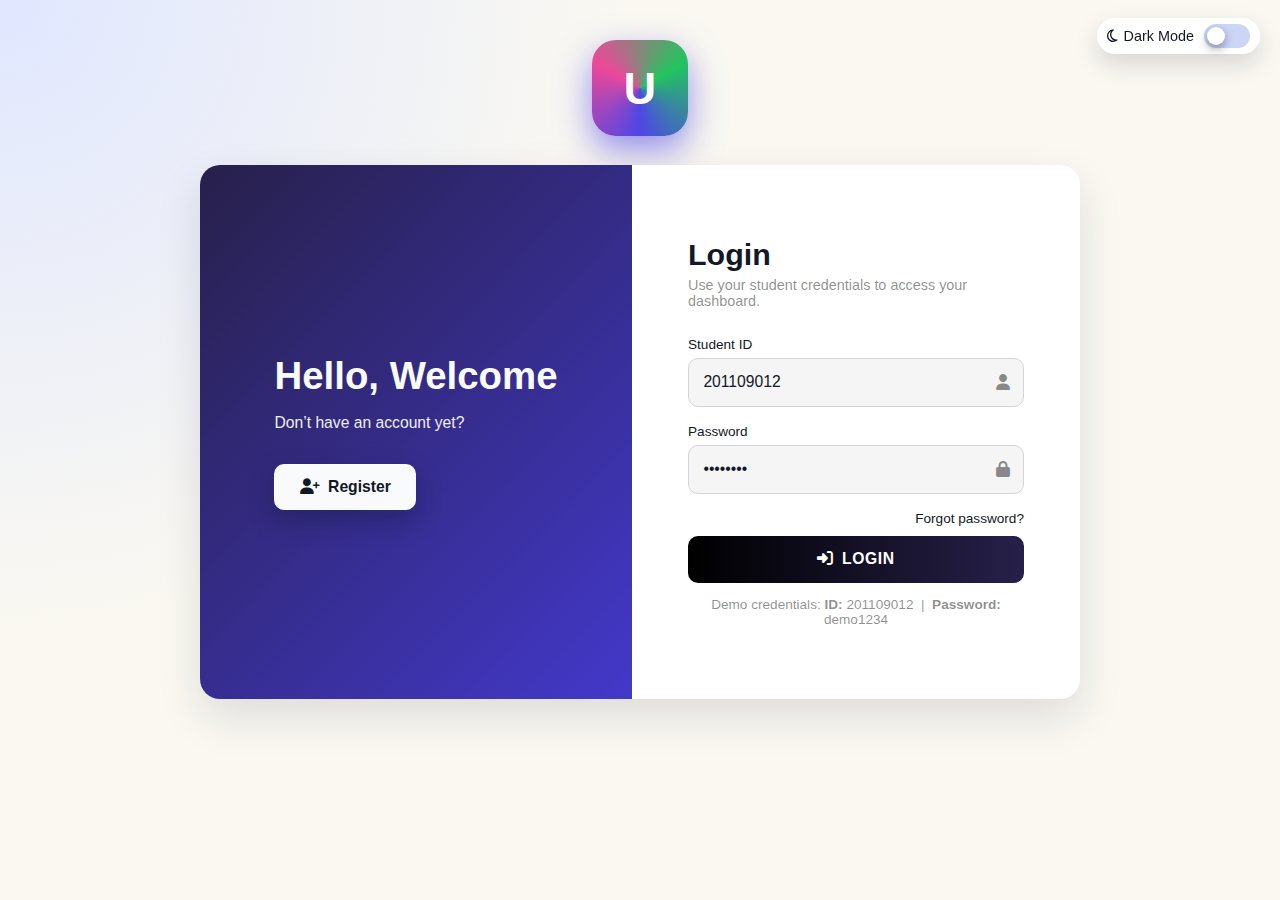
<file: index.html>
<!DOCTYPE html>
<html lang="en">
<head>
    <meta charset="UTF-8">
    <meta name="viewport" content="width=device-width, initial-scale=1.0">
    <link rel="stylesheet" href="styles.css">
    <link rel="preconnect" href="https://fonts.googleapis.com">
    <link rel="preconnect" href="https://fonts.gstatic.com" crossorigin>
    <link rel="stylesheet" href="https://cdnjs.cloudflare.com/ajax/libs/font-awesome/6.5.1/css/all.min.css" />
    <title>University E-ticketing System</title>
</head>
<body>
    <div class="toggle">
        <span class="toggle-label">
            <i class="fa-regular fa-moon"></i>
                Dark Mode
        </span>

        <label class="toggle-switch">
            <input type="checkbox" id="darkToggle" />
                <span class="toggle-slider"></span>
        </label>
    </div>

  <!-- LOGO -->
    <div class="nav-logo">
        U
    </div>

  <!-- AUTH WRAPPER -->
    <main class="auth">
        <section class="left">
            <div>
                <h1>
                    Hello, Welcome
                </h1>

                <p>
                    Don’t have an account yet?
                </p>

                <button type="button" class="btn btn-light" id="registerBtn">
                    <i class="fa-solid fa-user-plus"></i>
                        Register
                </button>
            </div>
        </section>

        <section class="right">
            <header class="right-header">
                <h2>
                    Login
                </h2>
                    
                <p class="right-subtitle">
                    Use your student credentials to access your dashboard.
                </p>
            </header>

            <form id="loginForm" novalidate>
                <div class="input-group">
                    <label for="studentId">
                        Student ID
                    </label>
                    <div class="input-wrapper">
                        <input type="text" id="studentId" placeholder="Enter your student ID" value="201109012" required />
                        <i class="fa-solid fa-user"></i>
                    </div>
                </div>

                <div class="input-group">
                    <label for="password">
                        Password
                    </label>
                    <div class="input-wrapper">
                        <input type="password" id="password" placeholder="Enter your password" value="demo1234" required />
                        <i class="fa-solid fa-lock"></i>
                    </div>
                </div>

                <p class="forgot">
                    <a href="#">
                        Forgot password?
                    </a>
                </p>

                <button type="submit" class="btn btn-primary">
                    <i class="fa-solid fa-right-to-bracket"></i>
                    Login
                </button>

                <p class="demo-note">
                    Demo credentials: 
                    <strong>
                        ID:
                    </strong> 
                    201109012 &nbsp;|&nbsp; 
                    <strong>
                        Password:
                    </strong> 
                    demo1234
                </p>
            </form>
        </section>
    </main>

    <script>
        const loginForm = document.getElementById("loginForm");
        const studentIdInput = document.getElementById("studentId");
        const passwordInput = document.getElementById("password");

        loginForm.addEventListener("submit", (e) => {
        e.preventDefault();

        const studentId = studentIdInput.value.trim();
        const password = passwordInput.value.trim();

        if (studentId === "201109012" && password === "demo1234") {
            alert("Login successful!");
            window.location.href = "dashboard.html";
        } 
        else 
        {
        alert("Invalid credentials. Use demo: 201109012 / demo1234");
      }
      });

        const toggle = document.getElementById("darkToggle");
        const body = document.body;

        function applyTheme(theme) {
            if (theme === "dark") {
                body.classList.add("dark");
                toggle.checked = true;
            } 
            else 
            {
                body.classList.remove("dark");
                toggle.checked = false;
            }
        }

        const savedTheme = localStorage.getItem("unitickets-theme");
        applyTheme(savedTheme || "light");

        toggle.addEventListener("change", () => {
        const newTheme = toggle.checked ? "dark" : "light";
        applyTheme(newTheme);
        localStorage.setItem("unitickets-theme", newTheme);
        });
    </script>
</body>
</html>
</file>
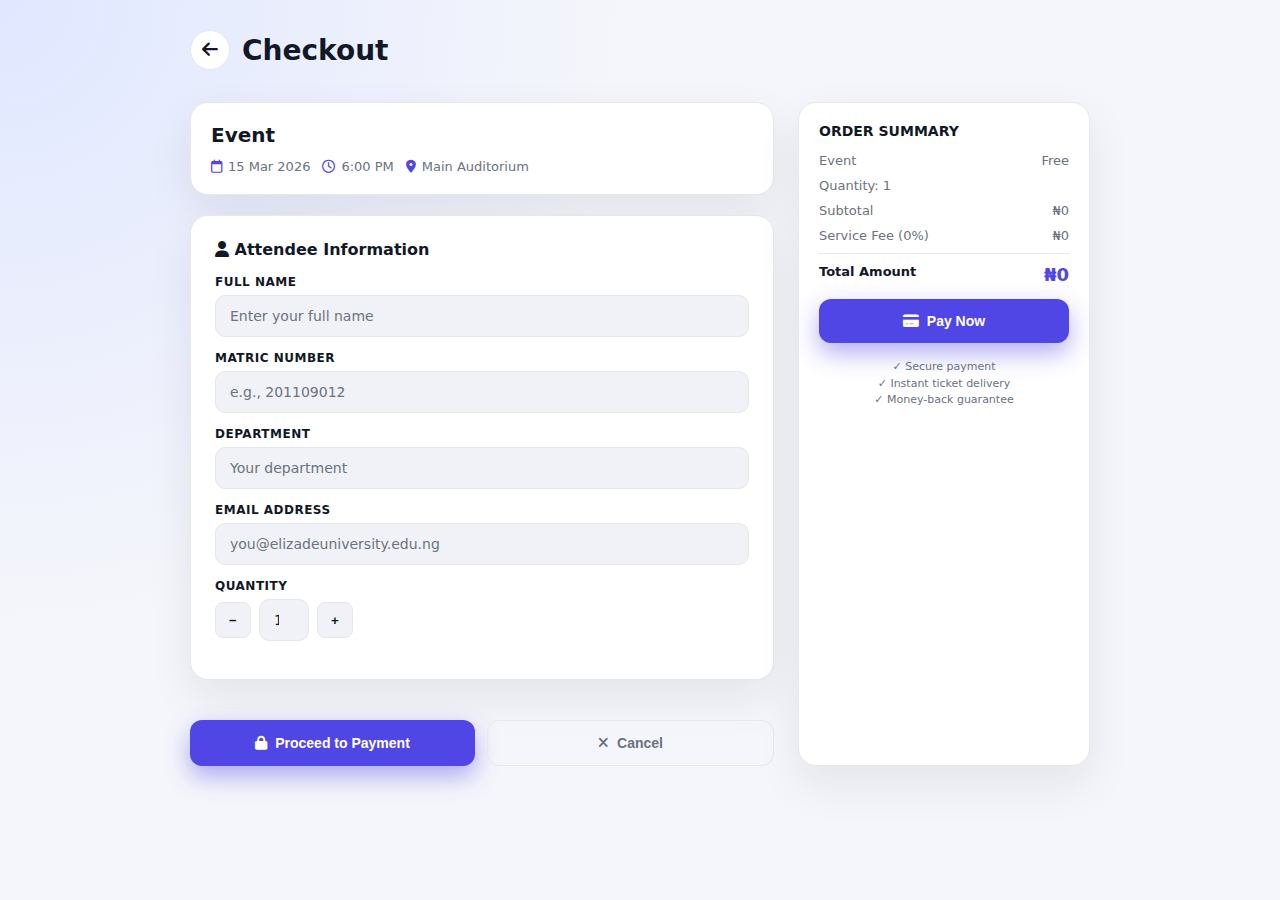
<file: buyTicket.html>
<!DOCTYPE html>
<html lang="en">
<head>
    <meta charset="utf-8" />
    <meta name="viewport" content="width=device-width,initial-scale=1" />
    <title>Buy Ticket — UniTickets</title>
    <link rel="stylesheet" href="appStyles.css">
    <link rel="preconnect" href="https://fonts.googleapis.com">
    <link rel="preconnect" href="https://fonts.gstatic.com" crossorigin>
    <link rel="stylesheet" href="https://cdnjs.cloudflare.com/ajax/libs/font-awesome/6.5.1/css/all.min.css" />
    <style>
        body {
            background: radial-gradient(circle at top left, #e0e7ff 0, var(--bg) 40%, var(--bg) 100%);
            padding: 30px 16px;
        }

        body.dark {
            background: radial-gradient(circle at top left, #111827 0, #020617 40%, #020617 100%);
        }

        .buy-page {
            max-width: 900px;
            margin: 0 auto;
        }

        .buy-header {
            margin-bottom: 32px;
            display: flex;
            align-items: center;
            gap: 12px;
        }

        .buy-back-btn {
            width: 40px;
            height: 40px;
            border-radius: 999px;
            border: 1px solid var(--border-subtle);
            background: var(--bg-elevated);
            color: var(--text-main);
            cursor: pointer;
            display: flex;
            align-items: center;
            justify-content: center;
            transition: transform var(--transition-fast), box-shadow var(--transition-fast);
            font-size: 18px;
        }

        .buy-back-btn:hover {
            transform: translateY(-2px);
            box-shadow: 0 8px 20px rgba(15, 23, 42, 0.15);
        }

        .buy-header h1 {
            font-size: 28px;
            font-weight: 700;
            color: var(--text-main);
        }

        .buy-layout {
            display: grid;
            grid-template-columns: 2fr 1fr;
            gap: 24px;
        }

        @media (max-width: 768px) {
            .buy-layout {
                grid-template-columns: 1fr;
            }
        }

        .buy-main {
            display: flex;
            flex-direction: column;
            gap: 20px;
        }

        .event-summary {
            background: var(--bg-elevated);
            border-radius: 18px;
            padding: 20px;
            border: 1px solid var(--border-subtle);
            box-shadow: var(--shadow-soft);
        }

        .event-summary h3 {
            font-size: 20px;
            font-weight: 700;
            margin-bottom: 8px;
            color: var(--text-main);
        }

        .event-summary-meta {
            display: flex;
            flex-wrap: wrap;
            gap: 12px;
            margin-top: 12px;
            font-size: 13px;
            color: var(--text-muted);
        }

        .event-summary-meta span {
            display: flex;
            align-items: center;
            gap: 6px;
        }

        .event-summary-meta i {
            color: var(--accent);
            font-size: 13px;
        }

        .form-card {
            background: var(--bg-elevated);
            border-radius: 18px;
            padding: 24px;
            border: 1px solid var(--border-subtle);
            box-shadow: var(--shadow-soft);
        }

        .form-card h3 {
            font-size: 16px;
            font-weight: 600;
            margin-bottom: 16px;
            color: var(--text-main);
        }

        .form-group {
            display: flex;
            flex-direction: column;
            margin-bottom: 14px;
        }

        .form-group label {
            font-size: 12px;
            font-weight: 600;
            margin-bottom: 6px;
            color: var(--text-main);
            text-transform: uppercase;
            letter-spacing: 0.5px;
        }

        .form-group input,
        .form-group select {
            padding: 12px 14px;
            border-radius: 10px;
            border: 1px solid var(--border-subtle);
            background: var(--bg-soft);
            color: var(--text-main);
            font-size: 14px;
            font-family: inherit;
            transition: border var(--transition-fast), box-shadow var(--transition-fast);
        }

        .form-group input::placeholder {
            color: var(--text-muted);
        }

        .form-group input:focus,
        .form-group select:focus {
            outline: none;
            border-color: var(--accent);
            box-shadow: 0 0 0 3px var(--accent-soft);
        }

        .qty-selector {
            display: flex;
            align-items: center;
            gap: 8px;
        }

        .qty-btn {
            width: 36px;
            height: 36px;
            border-radius: 8px;
            border: 1px solid var(--border-subtle);
            background: var(--bg-soft);
            color: var(--text-main);
            cursor: pointer;
            font-weight: 600;
            transition: background var(--transition-fast);
        }

        .qty-btn:hover {
            background: var(--accent-soft);
            color: var(--accent);
            border-color: var(--accent);
        }

        .qty-input {
            width: 50px;
            text-align: center;
        }

        .order-summary {
            background: var(--bg-elevated);
            border-radius: 18px;
            padding: 20px;
            border: 1px solid var(--border-subtle);
            box-shadow: var(--shadow-soft);
            position: sticky;
            top: 20px;
        }

        .order-summary h3 {
            font-size: 14px;
            font-weight: 600;
            margin-bottom: 14px;
            color: var(--text-main);
            text-transform: uppercase;
        }

        .order-line {
            display: flex;
            justify-content: space-between;
            margin-bottom: 10px;
            font-size: 13px;
            color: var(--text-muted);
        }

        .order-line.total {
            border-top: 1px solid var(--border-subtle);
            padding-top: 10px;
            margin-top: 10px;
            font-weight: 700;
            color: var(--text-main);
        }

        .order-total-amount {
            color: var(--accent);
            font-size: 18px;
            font-weight: 700;
        }

        .action-buttons {
            display: flex;
            gap: 12px;
            margin-top: 20px;
        }

        .btn {
            flex: 1;
            padding: 14px;
            border-radius: 12px;
            border: none;
            font-size: 14px;
            font-weight: 600;
            cursor: pointer;
            display: flex;
            align-items: center;
            justify-content: center;
            gap: 8px;
            transition: transform var(--transition-fast), box-shadow var(--transition-fast);
        }

        .btn-primary {
            background: var(--accent);
            color: #fff;
            box-shadow: 0 10px 25px rgba(79, 70, 229, 0.45);
        }

        .btn-primary:hover {
            transform: translateY(-2px);
            box-shadow: 0 14px 35px rgba(79, 70, 229, 0.6);
        }

        .btn-ghost {
            background: transparent;
            border: 1px solid var(--border-subtle);
            color: var(--text-muted);
        }

        .btn-ghost:hover {
            color: var(--accent);
            border-color: var(--accent);
            transform: translateY(-2px);
        }

        .disclaimer {
            font-size: 11px;
            color: var(--text-muted);
            text-align: center;
            margin-top: 16px;
            line-height: 1.5;
        }

        @media (max-width: 600px) {
            .buy-header h1 {
                font-size: 22px;
            }

            .form-card,
            .event-summary {
                padding: 16px;
            }

            .order-summary {
                position: static;
            }

            .action-buttons {
                flex-direction: column-reverse;
            }
        }
    </style>
</head>
<body>
    <div class="buy-page">
        <div class="buy-header">
            <button class="buy-back-btn" onclick="window.location.href='dashboard.html';" title="Back to dashboard">
                <i class="fa-solid fa-arrow-left"></i>
            </button>
            <h1>Checkout</h1>
        </div>

        <div class="buy-layout">
            <!-- Main checkout form -->
            <div class="buy-main">
                <!-- Event Summary -->
                <div class="event-summary">
                    <h3 id="eventTitle">Event Title</h3>
                    <div class="event-summary-meta">
                        <span><i class="fa-regular fa-calendar"></i> <span id="eventDate">Date</span></span>
                        <span><i class="fa-regular fa-clock"></i> <span id="eventTime">Time</span></span>
                        <span><i class="fa-solid fa-location-dot"></i> <span id="eventLocation">Venue</span></span>
                    </div>
                </div>

                <!-- Attendee Information Form -->
                <div class="form-card">
                    <h3><i class="fa-solid fa-user"></i> Attendee Information</h3>
                    <form id="checkoutForm">
                        <div class="form-group">
                            <label for="buyerName">Full Name</label>
                            <input type="text" id="buyerName" name="name" placeholder="Enter your full name" required />
                        </div>

                        <div class="form-group">
                            <label for="buyerMatricNumber">Matric Number</label>
                            <input type="text" id="buyerMatricNumber" name="matricNumber" placeholder="e.g., 201109012" required />
                        </div>

                        <div class="form-group">
                            <label for="buyerDepartment">Department</label>
                            <input type="text" id="buyerDepartment" name="department" placeholder="Your department" required />
                        </div>

                        <div class="form-group">
                            <label for="buyerEmail">Email Address</label>
                            <input type="email" id="buyerEmail" name="email" placeholder="you@elizadeuniversity.edu.ng" required />
                        </div>

                        <div class="form-group">
                            <label>Quantity</label>
                            <div class="qty-selector">
                                <button type="button" class="qty-btn" onclick="decrementQty();">−</button>
                                <input type="number" id="qty" class="qty-input" min="1" value="1" readonly />
                                <button type="button" class="qty-btn" onclick="incrementQty();">+</button>
                            </div>
                        </div>
                    </form>
                </div>

                <div class="action-buttons">
                    <button id="proceedBtn" class="btn btn-primary">
                        <i class="fa-solid fa-lock"></i>
                        Proceed to Payment
                    </button>
                    <button id="cancelBtn" class="btn btn-ghost">
                        <i class="fa-solid fa-times"></i>
                        Cancel
                    </button>
                </div>
            </div>

            <!-- Order Summary Sidebar -->
            <div class="order-summary">
                <h3>Order Summary</h3>
                <div class="order-line">
                    <span id="summaryEventName">Event</span>
                    <span id="summaryPrice">₦0</span>
                </div>
                <div class="order-line">
                    <span>Quantity: <span id="summaryQty">1</span></span>
                </div>
                <div class="order-line">
                    <span>Subtotal</span>
                    <span id="subtotal">₦0</span>
                </div>
                <div class="order-line">
                    <span>Service Fee (0%)</span>
                    <span>₦0</span>
                </div>
                <div class="order-line total">
                    <span>Total Amount</span>
                    <span class="order-total-amount" id="totalAmount">₦0</span>
                </div>

                <div class="action-buttons" style="margin-top: 14px;">
                    <button id="proceedBtnSidebar" class="btn btn-primary" style="width: 100%;">
                        <i class="fa-solid fa-credit-card"></i>
                        Pay Now
                    </button>
                </div>

                <p class="disclaimer">
                    ✓ Secure payment<br>
                    ✓ Instant ticket delivery<br>
                    ✓ Money-back guarantee
                </p>
            </div>
        </div>
    </div>

    <script>
        // Dark mode toggle - synced across pages
        const toggle = document.getElementById("darkToggle");
        const body = document.body;

        function applyTheme(theme) {
            if (theme === "dark") {
                body.classList.add("dark");
                if (toggle) toggle.checked = true;
            } else {
                body.classList.remove("dark");
                if (toggle) toggle.checked = false;
            }
        }

        const savedTheme = localStorage.getItem("unitickets-theme");
        applyTheme(savedTheme || "light");

        if (toggle) {
            toggle.addEventListener("change", () => {
                const newTheme = toggle.checked ? "dark" : "light";
                applyTheme(newTheme);
                localStorage.setItem("unitickets-theme", newTheme);
            });
        }

        // Helper to read query params
        function qs(key) {
            const params = new URLSearchParams(window.location.search);
            return params.get(key) || '';
        }

        // Parse event data from URL
        const titleParam = qs('event');
        const priceParam = qs('price');

        const title = titleParam ? decodeURIComponent(titleParam) : 'Event';
        const price = priceParam ? decodeURIComponent(priceParam) : '';

        // Populate event details
        document.getElementById('eventTitle').innerText = title;
        document.getElementById('summaryEventName').innerText = title;
        document.getElementById('summaryPrice').innerText = price || 'Free';
        
        // Set placeholder dates/times (would come from backend in real app)
        document.getElementById('eventDate').innerText = '15 Mar 2026';
        document.getElementById('eventTime').innerText = '6:00 PM';
        document.getElementById('eventLocation').innerText = 'Main Auditorium';

        // Quantity management
        let quantity = 1;

        function incrementQty() {
            quantity++;
            document.getElementById('qty').value = quantity;
            updateSummary();
        }

        function decrementQty() {
            if (quantity > 1) {
                quantity--;
                document.getElementById('qty').value = quantity;
                updateSummary();
            }
        }

        function parseNumberFromCurrency(str) {
            if (!str) return 0;
            const n = str.replace(/[^0-9\.]/g, '');
            return parseFloat(n) || 0;
        }

        function updateSummary() {
            document.getElementById('summaryQty').innerText = quantity;
            const unit = parseNumberFromCurrency(price);
            const subtotal = unit * quantity;
            const fee = 0;
            const total = subtotal + fee;

            document.getElementById('subtotal').innerText = `₦${subtotal.toLocaleString()}`;
            document.getElementById('totalAmount').innerText = `₦${total.toLocaleString()}`;
        }

        // Initial summary update
        updateSummary();

        // Button handlers
        const proceedBtn = document.getElementById('proceedBtn');
        const proceedBtnSidebar = document.getElementById('proceedBtnSidebar');
        const cancelBtn = document.getElementById('cancelBtn');

        function handleProceed() {
            const buyer = document.getElementById('buyerName').value.trim();
            const matric = document.getElementById('buyerMatricNumber').value.trim();
            const dept = document.getElementById('buyerDepartment').value.trim();
            const email = document.getElementById('buyerEmail').value.trim();

            if (!buyer) {
                alert('Please enter your full name');
                return;
            }
            if (!matric) {
                alert('Please enter your matric number');
                return;
            }
            if (!dept) {
                alert('Please enter your department');
                return;
            }
            if (!email) {
                alert('Please enter your email');
                return;
            }

            const unit = parseNumberFromCurrency(price);
            const total = unit * quantity;

            alert(`✓ Purchase Successful!\n\n${quantity}x ${title}\nTotal: ₦${total.toLocaleString()}\n\nName: ${buyer}\nMatric: ${matric}\n\nYour ticket has been sent to ${email}`);
            window.location.href = 'dashboard.html';
        }

        proceedBtn.addEventListener('click', (e) => {
            e.preventDefault();
            handleProceed();
        });

        proceedBtnSidebar.addEventListener('click', (e) => {
            e.preventDefault();
            handleProceed();
        });

        cancelBtn.addEventListener('click', (e) => {
            e.preventDefault();
            window.location.href = 'dashboard.html';
        });
    </script>
</body>
</html>
</file>
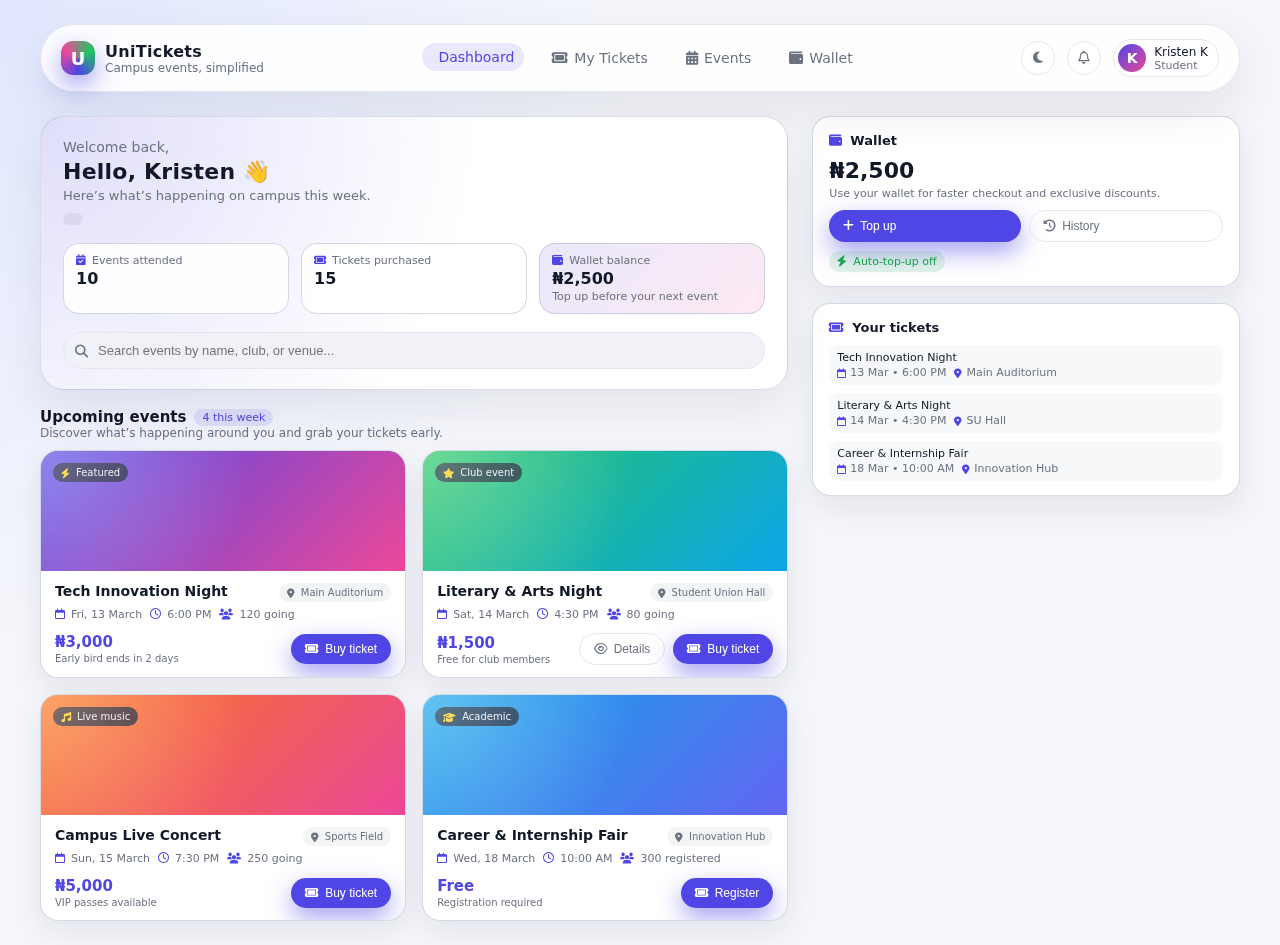
<file: dashboard.html>
<!DOCTYPE html>
<html lang="en">
<head>
    <meta charset="UTF-8">
    <meta name="viewport" content="width=device-width, initial-scale=1.0">
    <title>UniTickets Dashboard</title>
    <link rel="stylesheet" href="dashboardStyles.css">
    <link rel="preconnect" href="https://fonts.googleapis.com">
    <link rel="preconnect" href="https://fonts.gstatic.com" crossorigin>
    <link rel="stylesheet" href="https://cdnjs.cloudflare.com/ajax/libs/font-awesome/6.5.1/css/all.min.css" />
</head>
<body>
  <div class="app-shell">
    <header class="navbar">
      <div class="nav-left">
        <div class="nav-logo">U</div>
        <div class="nav-title">
          <span>
            UniTickets
          </span>
          <span>
            Campus events, simplified
          </span>
        </div>
      </div>

      <nav class="nav-links">
        <a href="#" class="nav-link active"><i class="fa-solid fa-grid-2"></i> 
            Dashboard
        </a>
        <a href="#" class="nav-link"><i class="fa-solid fa-ticket"></i> 
            My Tickets
        </a>
        <a href="#" class="nav-link"><i class="fa-solid fa-calendar-days"></i> 
            Events
        </a>
        <a href="#" class="nav-link"><i class="fa-solid fa-wallet"></i> 
            Wallet
        </a>
      </nav>

      <div class="nav-right">
        <button class="icon-button" id="themeToggle" title="Toggle light/dark mode">
          <i class="fa-solid fa-moon"></i>
        </button>
        <button class="icon-button" title="Notifications">
          <i class="fa-regular fa-bell"></i>
        </button>
        <div class="profile-chip">
          <div class="profile-avatar">K</div>
          <div class="profile-info">
            <span>
                Kristen K
            </span>
            <span>
                Student
            </span>
          </div>
        </div>
      </div>
    </header>

    <!-- MAIN LAYOUT -->
    <main class="main-layout">
      <section>
        <section class="hero-card">
          <div class="hero-top">
            <div class="hero-text">
              <div class="hero-greeting">
                Welcome back,
            </div>
              <div class="hero-name">
                Hello, Kristen 👋
            </div>
              <div class="hero-subtitle">
                Here’s what’s happening on campus this week.
            </div>
              <div class="hero-pill">
                <i class="fa-solid fa-sparkles"></i>
              </div>
            </div>
          </div>

          <div class="hero-stats">
            <div class="stat-card">
              <div class="stat-label">
                <i class="fa-solid fa-calendar-check"></i>
                Events attended
              </div>
              <div class="stat-value">
                10
            </div>
            </div>

            <div class="stat-card">
              <div class="stat-label">
                <i class="fa-solid fa-ticket"></i>
                Tickets purchased
              </div>
              <div class="stat-value">
                15
            </div>
            </div>

            <div class="stat-card wallet-highlight">
              <div class="stat-label">
                <i class="fa-solid fa-wallet"></i>
                Wallet balance
              </div>
              <div class="stat-value">
                ₦2,500
            </div>
              <div class="stat-meta">
                Top up before your next event
            </div>
            </div>
          </div>

          <!-- SEARCH + FILTER -->
          <section class="search-section">
            <div class="search-row">
              <div class="search-input-wrap">
                <i class="fa-solid fa-magnifying-glass search-input-icon"></i>
                <input
                  type="text"
                  class="search-input"
                  placeholder="Search events by name, club, or venue..."
                  id="searchInput"
                />
                <span class="search-input-clear" id="searchClear">
                  <i class="fa-solid fa-xmark"></i>
                </span>
              </div>
            </div>
          </section>
        </section>

        <!-- EVENTS -->
        <section class="events-section">
          <div class="section-header">
            <div>
              <div class="section-title">
                Upcoming events
                <span>
                    4 this week
                </span>
              </div>
              <div class="section-subtitle">
                Discover what’s happening around you and grab your tickets early.
              </div>
            </div>
          </div>

          <div class="events-grid">
            <!-- EVENT 1 -->
            <article class="event-card">
              <div class="event-banner">
                <div class="event-tag">
                  <i class="fa-solid fa-bolt"></i>
                  Featured
                </div>
              </div>
              <div class="event-body">
                <div class="event-title-row">
                  <h3 class="event-title">
                    Tech Innovation Night
                </h3>
                  <div class="event-location-pill">
                    <i class="fa-solid fa-location-dot"></i>
                    Main Auditorium
                  </div>
                </div>
                <div class="event-meta">
                  <span><i class="fa-regular fa-calendar"></i> 
                    Fri, 13 March
                </span>
                  <span><i class="fa-regular fa-clock"></i> 
                    6:00 PM
                </span>
                  <span><i class="fa-solid fa-users"></i> 
                    120 going
                </span>
                </div>
                <div class="event-footer">
                  <div class="event-price">
                    <span class="event-price-main">
                        ₦3,000
                    </span>
                    <span class="event-price-note">
                        Early bird ends in 2 days
                    </span>
                  </div>
                  <div class="event-actions">
                    <button class="btn btn-primary">
                      <i class="fa-solid fa-ticket"></i>
                      Buy ticket
                    </button>
                  </div>
                </div>
              </div>
            </article>

            <!-- EVENT 2 -->
            <article class="event-card">
              <div class="event-banner" style="background: linear-gradient(135deg, #22c55e, #0ea5e9);">
                <div class="event-tag">
                  <i class="fa-solid fa-star"></i>
                  Club event
                </div>
              </div>
              <div class="event-body">
                <div class="event-title-row">
                  <h3 class="event-title">
                    Literary & Arts Night
                </h3>
                  <div class="event-location-pill">
                    <i class="fa-solid fa-location-dot"></i>
                    Student Union Hall
                  </div>
                </div>
                <div class="event-meta">
                  <span><i class="fa-regular fa-calendar"></i> 
                    Sat, 14 March
                </span>
                  <span><i class="fa-regular fa-clock"></i> 
                    4:30 PM
                </span>
                  <span><i class="fa-solid fa-users"></i> 
                    80 going
                </span>
                </div>
                <div class="event-footer">
                  <div class="event-price">
                    <span class="event-price-main">
                        ₦1,500
                    </span>
                    <span class="event-price-note">
                        Free for club members
                    </span>
                  </div>
                  <div class="event-actions">
                    <button class="btn btn-ghost">
                      <i class="fa-regular fa-eye"></i>
                      Details
                    </button>
                    <button class="btn btn-primary">
                      <i class="fa-solid fa-ticket"></i>
                      Buy ticket
                    </button>
                  </div>
                </div>
              </div>
            </article>

            <!-- EVENT 3 -->
            <article class="event-card">
              <div class="event-banner" style="background: linear-gradient(135deg, #f97316, #ec4899);">
                <div class="event-tag">
                  <i class="fa-solid fa-music"></i>
                  Live music
                </div>
              </div>
              <div class="event-body">
                <div class="event-title-row">
                  <h3 class="event-title">
                    Campus Live Concert
                </h3>
                  <div class="event-location-pill">
                    <i class="fa-solid fa-location-dot"></i>
                    Sports Field
                  </div>
                </div>
                <div class="event-meta">
                  <span><i class="fa-regular fa-calendar"></i> 
                    Sun, 15 March
                </span>
                  <span><i class="fa-regular fa-clock"></i> 
                    7:30 PM
                </span>
                  <span><i class="fa-solid fa-users"></i> 
                    250 going
                </span>
                </div>
                <div class="event-footer">
                  <div class="event-price">
                    <span class="event-price-main">
                        ₦5,000
                    </span>
                    <span class="event-price-note">
                        VIP passes available
                    </span>
                  </div>
                  <div class="event-actions">
                    <button class="btn btn-primary">
                      <i class="fa-solid fa-ticket"></i>
                      Buy ticket
                    </button>
                  </div>
                </div>
              </div>
            </article>

            <!-- EVENT 4 -->
            <article class="event-card">
              <div class="event-banner" style="background: linear-gradient(135deg, #0ea5e9, #6366f1);">
                <div class="event-tag">
                  <i class="fa-solid fa-graduation-cap"></i>
                  Academic
                </div>
              </div>
              <div class="event-body">
                <div class="event-title-row">
                  <h3 class="event-title">
                    Career & Internship Fair
                </h3>
                  <div class="event-location-pill">
                    <i class="fa-solid fa-location-dot"></i>
                    Innovation Hub
                  </div>
                </div>
                <div class="event-meta">
                  <span><i class="fa-regular fa-calendar"></i> 
                    Wed, 18 March
                </span>
                  <span><i class="fa-regular fa-clock"></i> 
                    10:00 AM
                </span>
                  <span><i class="fa-solid fa-users"></i> 
                    300 registered
                </span>
                </div>
                <div class="event-footer">
                  <div class="event-price">
                    <span class="event-price-main">
                        Free
                    </span>
                    <span class="event-price-note">
                        Registration required
                    </span>
                  </div>
                  <div class="event-actions">
                    <button class="btn btn-primary">
                      <i class="fa-solid fa-ticket"></i>
                      Register
                    </button>
                  </div>
                </div>
              </div>
            </article>
          </div>
        </section>
      </section>

      <!-- RIGHT: WALLET + UPCOMING -->
      <aside class="side-panel">
        <!-- WALLET -->
        <section class="panel-card">
          <div class="panel-header">
            <div class="panel-title">
              <i class="fa-solid fa-wallet"></i>
              Wallet
            </div>
          </div>
          <div class="wallet-balance">
            ₦2,500
        </div>
          <div class="wallet-meta">
            Use your wallet for faster checkout and exclusive discounts.
        </div>
          <div class="wallet-actions">
            <button class="btn btn-primary" style="flex: 1;">
              <i class="fa-solid fa-plus"></i>
              Top up
            </button>
            <button class="btn btn-ghost" style="flex: 1;">
              <i class="fa-solid fa-clock-rotate-left"></i>
              History
            </button>
          </div>
          <div class="wallet-pill">
            <i class="fa-solid fa-bolt"></i>
            Auto‑top‑up off
          </div>
        </section>

        <!-- UPCOMING TICKETS -->
        <section class="panel-card">
          <div class="panel-header">
            <div class="panel-title">
              <i class="fa-solid fa-ticket"></i>
              Your tickets
            </div>
          </div>

          <div class="upcoming-list">
            <div class="upcoming-item">
              <div class="upcoming-item-main">
                <div class="upcoming-title">
                    Tech Innovation Night
                </div>
                <div class="upcoming-meta">
                  <span><i class="fa-regular fa-calendar"></i> 
                    13 Mar • 6:00 PM
                </span>
                  <span><i class="fa-solid fa-location-dot"></i> 
                    Main Auditorium
                </span>
                </div>
              </div>
            </div>

            <div class="upcoming-item">
              <div class="upcoming-item-main">
                <div class="upcoming-title">
                    Literary & Arts Night
                </div>
                <div class="upcoming-meta">
                  <span><i class="fa-regular fa-calendar"></i> 
                    14 Mar • 4:30 PM
                </span>
                  <span><i class="fa-solid fa-location-dot"></i> 
                    SU Hall
                </span>
                </div>
              </div>
            </div>

            <div class="upcoming-item">
              <div class="upcoming-item-main">
                <div class="upcoming-title">
                    Career & Internship Fair
                </div>
                <div class="upcoming-meta">
                  <span><i class="fa-regular fa-calendar"></i> 
                    18 Mar • 10:00 AM
                </span>
                  <span><i class="fa-solid fa-location-dot"></i> 
                    Innovation Hub
                </span>
                </div>
              </div>
            </div>
          </div>
        </section>
      </aside>
    </main>
  </div>

  <script>
    // Theme toggle
    const themeToggle = document.getElementById("themeToggle");
    const themeToggleSecondary = document.getElementById("themeToggleSecondary");
    const body = document.body;

    function syncThemeIcon() {
      const icon = themeToggle.querySelector("i");
      if (body.classList.contains("dark")) {
        icon.classList.remove("fa-moon");
        icon.classList.add("fa-sun");
      } else {
        icon.classList.remove("fa-sun");
        icon.classList.add("fa-moon");
      }
    }

    function toggleTheme() {
      body.classList.toggle("dark");
      localStorage.setItem("unitickets-theme", body.classList.contains("dark") ? "dark" : "light");
      syncThemeIcon();
    }

    themeToggle.addEventListener("click", toggleTheme);
    themeToggleSecondary.addEventListener("click", toggleTheme);

    // Load saved theme
    const savedTheme = localStorage.getItem("unitickets-theme");
    if (savedTheme === "dark") {
      body.classList.add("dark");
    }
    syncThemeIcon();

    // Search clear
    const searchInput = document.getElementById("searchInput");
    const searchClear = document.getElementById("searchClear");

    if (searchClear) {
      searchClear.addEventListener("click", () => {
        searchInput.value = "";
        searchInput.focus();
      });
    }
  </script>
</body>
</html>
</file>
<file: appStyles.css>
/* Shared app styles extracted from dashboardStyles.css (variables + core components)
   Purpose: small reusable stylesheet for pages like buyTicket.html */

:root{
  --bg: #f5f6fb;
  --bg-elevated: #ffffff;
  --bg-soft: #f0f2f8;
  --text-main: #111827;
  --text-muted: #6b7280;
  --accent: #4f46e5;
  --accent-soft: rgba(79,70,229,0.12);
  --border-subtle: #e5e7eb;
  --shadow-soft: 0 18px 45px rgba(15,23,42,0.08);
  --radius-lg: 18px;
  --transition-fast: 0.2s ease;
  --transition-med: 0.3s ease;
}

body.dark{
  --bg: #050816;
  --bg-elevated: #0b1020;
  --bg-soft: #050816;
  --text-main: #e5e7eb;
  --text-muted: #9ca3af;
  --accent: #6366f1;
  --accent-soft: rgba(99,102,241,0.18);
  --border-subtle: #1f2933;
  --shadow-soft: 0 22px 55px rgba(0,0,0,0.7);
}

*{box-sizing:border-box;margin:0;padding:0}

body{font-family:Inter, system-ui, -apple-system, "Segoe UI", sans-serif;background:var(--bg);color:var(--text-main);min-height:100vh;padding:20px;transition:background var(--transition-med),color var(--transition-med)}

/* Cards */
.card{background:var(--bg-elevated);border-radius:var(--radius-lg);padding:16px;border:1px solid var(--border-subtle);box-shadow:var(--shadow-soft)}

/* Buttons */
.btn{border-radius:999px;border:none;padding:8px 14px;font-size:13px;font-weight:600;cursor:pointer;display:inline-flex;align-items:center;gap:8px;transition:transform var(--transition-fast),box-shadow var(--transition-fast)}
.btn-primary{background:var(--accent);color:#fff;box-shadow:0 10px 25px rgba(79,70,229,0.45)}
.btn-primary:hover{transform:translateY(-1px)}
.btn-ghost{background:transparent;color:var(--text-muted);border:1px solid var(--border-subtle)}
.btn-ghost:hover{color:var(--accent);border-color:var(--accent)}

/* Form inputs */
.input{padding:10px;border-radius:8px;border:1px solid var(--border-subtle);background:var(--bg-soft);color:var(--text-main)}

/* Utilities */
.container{max-width:980px;margin:0 auto;padding:0 12px}
.flex{display:flex}
.center{display:flex;align-items:center}
.column{display:flex;flex-direction:column}

/* Small helpers */
.muted{color:var(--text-muted)}
.small{font-size:13px}

/* Make sure existing dashboard classes still work */
.event-price-main{color:var(--accent)}

/* Ensure buy page overrides match */
.buy-card{background:var(--bg-elevated);padding:22px;border-radius:12px}
</file>
<file: dashboardStyles.css>
:root {
      --bg: #f5f6fb;
      --bg-elevated: #ffffff;
      --bg-soft: #f0f2f8;
      --text-main: #111827;
      --text-muted: #6b7280;
      --accent: #4f46e5;
      --accent-soft: rgba(79, 70, 229, 0.12);
      --border-subtle: #e5e7eb;
      --danger: #ef4444;
      --success: #16a34a;
      --shadow-soft: 0 18px 45px rgba(15, 23, 42, 0.08);
      --radius-lg: 18px;
      --radius-xl: 24px;
      --transition-fast: 0.2s ease;
      --transition-med: 0.3s ease;
    }

    body.dark {
      --bg: #050816;
      --bg-elevated: #0b1020;
      --bg-soft: #050816;
      --text-main: #e5e7eb;
      --text-muted: #9ca3af;
      --accent: #6366f1;
      --accent-soft: rgba(99, 102, 241, 0.18);
      --border-subtle: #1f2933;
      --shadow-soft: 0 22px 55px rgba(0, 0, 0, 0.7);
    }

    * {
      box-sizing: border-box;
      margin: 0;
      padding: 0;
    }

    body {
      font-family: "Inter", system-ui, -apple-system, BlinkMacSystemFont, "Segoe UI", sans-serif;
      background: radial-gradient(circle at top left, #e0e7ff 0, var(--bg) 40%, var(--bg) 100%);
      color: var(--text-main);
      min-height: 100vh;
      padding: 24px;
      transition: background var(--transition-med), color var(--transition-med);
    }

    body.dark {
      background: radial-gradient(circle at top left, #111827 0, #020617 40%, #020617 100%);
    }

    .app-shell {
      max-width: 1200px;
      margin: 0 auto;
    }

    /* NAVBAR */
    .navbar {
      display: flex;
      align-items: center;
      justify-content: space-between;
      padding: 14px 20px;
      border-radius: 999px;
      background: rgba(255, 255, 255, 0.9);
      backdrop-filter: blur(18px);
      box-shadow: var(--shadow-soft);
      margin-bottom: 24px;
      border: 1px solid rgba(148, 163, 184, 0.25);
      transition: background var(--transition-med), border var(--transition-med), box-shadow var(--transition-med);
    }

    body.dark .navbar {
      background: rgba(15, 23, 42, 0.9);
      border-color: rgba(51, 65, 85, 0.7);
    }

    .nav-left {
      display: flex;
      align-items: center;
      gap: 10px;
    }

    .nav-logo {
      width: 34px;
      height: 34px;
      border-radius: 12px;
      background: conic-gradient(from 180deg, #4f46e5, #ec4899, #22c55e, #4f46e5);
      display: flex;
      align-items: center;
      justify-content: center;
      color: #ffffff;
      font-weight: 700;
      font-size: 18px;
      box-shadow: 0 10px 25px rgba(79, 70, 229, 0.5);
    }

    .nav-title {
      display: flex;
      flex-direction: column;
    }

    .nav-title span:first-child {
      font-weight: 600;
      font-size: 16px;
      letter-spacing: 0.02em;
    }

    .nav-title span:last-child {
      font-size: 12px;
      color: var(--text-muted);
    }

    .nav-links {
      display: flex;
      align-items: center;
      gap: 18px;
      font-size: 14px;
    }

    .nav-link {
      display: inline-flex;
      align-items: center;
      gap: 6px;
      color: var(--text-muted);
      text-decoration: none;
      padding: 6px 10px;
      border-radius: 999px;
      transition: color var(--transition-fast), background var(--transition-fast), transform var(--transition-fast);
    }

    .nav-link i {
      font-size: 14px;
    }

    .nav-link.active,
    .nav-link:hover {
      color: var(--accent);
      background: var(--accent-soft);
      transform: translateY(-1px);
    }

    .nav-right {
      display: flex;
      align-items: center;
      gap: 12px;
    }

    .icon-button {
      width: 34px;
      height: 34px;
      border-radius: 999px;
      border: 1px solid var(--border-subtle);
      background: rgba(255, 255, 255, 0.9);
      display: flex;
      align-items: center;
      justify-content: center;
      color: var(--text-muted);
      cursor: pointer;
      transition: background var(--transition-fast), color var(--transition-fast), border var(--transition-fast), transform var(--transition-fast);
    }

    body.dark .icon-button {
      background: rgba(15, 23, 42, 0.9);
    }

    .icon-button:hover {
      color: var(--accent);
      border-color: var(--accent);
      transform: translateY(-1px);
    }

    .profile-chip {
      display: flex;
      align-items: center;
      gap: 8px;
      padding: 4px 10px 4px 4px;
      border-radius: 999px;
      background: var(--bg-elevated);
      border: 1px solid var(--border-subtle);
      cursor: pointer;
      transition: background var(--transition-fast), border var(--transition-fast), transform var(--transition-fast);
    }

    body.dark .profile-chip {
      background: #020617;
    }

    .profile-avatar {
      width: 28px;
      height: 28px;
      border-radius: 999px;
      background: linear-gradient(135deg, #4f46e5, #ec4899);
      display: flex;
      align-items: center;
      justify-content: center;
      color: #ffffff;
      font-size: 14px;
      font-weight: 600;
    }

    .profile-info {
      display: flex;
      flex-direction: column;
    }

    .profile-info span:first-child {
      font-size: 12px;
      font-weight: 500;
    }

    .profile-info span:last-child {
      font-size: 11px;
      color: var(--text-muted);
    }

    .profile-chip:hover {
      border-color: var(--accent);
      transform: translateY(-1px);
    }

    /* MAIN LAYOUT */
    .main-layout {
      display: grid;
      grid-template-columns: minmax(0, 2.1fr) minmax(0, 1.2fr);
      gap: 24px;
    }

    @media (max-width: 960px) {
      .main-layout {
        grid-template-columns: minmax(0, 1fr);
      }

      .navbar {
        border-radius: 18px;
      }
    }

    /* HERO / PROFILE CARD */
    .hero-card {
      background: radial-gradient(circle at top left, rgba(79, 70, 229, 0.18), transparent 55%), var(--bg-elevated);
      border-radius: var(--radius-xl);
      padding: 22px 22px 20px;
      box-shadow: var(--shadow-soft);
      border: 1px solid rgba(148, 163, 184, 0.35);
      position: relative;
      overflow: hidden;
    }

    body.dark .hero-card {
      border-color: rgba(55, 65, 81, 0.9);
    }

    .hero-top {
      display: flex;
      justify-content: space-between;
      align-items: flex-start;
      gap: 16px;
      margin-bottom: 18px;
    }

    .hero-text {
      max-width: 70%;
    }

    .hero-greeting {
      font-size: 14px;
      color: var(--text-muted);
      margin-bottom: 4px;
    }

    .hero-name {
      font-size: 22px;
      font-weight: 700;
      letter-spacing: 0.01em;
      margin-bottom: 4px;
    }

    .hero-subtitle {
      font-size: 13px;
      color: var(--text-muted);
    }

    .hero-pill {
      display: inline-flex;
      align-items: center;
      gap: 6px;
      padding: 6px 10px;
      border-radius: 999px;
      background: rgba(15, 23, 42, 0.06);
      color: var(--text-muted);
      font-size: 11px;
      margin-top: 10px;
    }

    body.dark .hero-pill {
      background: rgba(15, 23, 42, 0.9);
    }

    .hero-pill i {
      color: var(--accent);
    }

    .hero-badge {
      position: absolute;
      right: 18px;
      top: 18px;
      padding: 6px 10px;
      border-radius: 999px;
      background: rgba(15, 23, 42, 0.06);
      font-size: 11px;
      color: var(--text-muted);
      display: inline-flex;
      align-items: center;
      gap: 6px;
    }

    body.dark .hero-badge {
      background: rgba(15, 23, 42, 0.9);
    }

    .hero-badge span {
      color: var(--accent);
      font-weight: 600;
    }

    .hero-stats {
      display: grid;
      grid-template-columns: repeat(3, minmax(0, 1fr));
      gap: 12px;
      margin-top: 10px;
    }

    @media (max-width: 600px) {
      .hero-stats {
        grid-template-columns: repeat(2, minmax(0, 1fr));
      }
    }

    .stat-card {
      background: rgba(255, 255, 255, 0.9);
      border-radius: 16px;
      padding: 10px 12px;
      border: 1px solid rgba(148, 163, 184, 0.4);
      display: flex;
      flex-direction: column;
      gap: 2px;
      transition: transform var(--transition-fast), box-shadow var(--transition-fast), border var(--transition-fast), background var(--transition-fast);
    }

    body.dark .stat-card {
      background: rgba(15, 23, 42, 0.9);
      border-color: rgba(55, 65, 81, 0.9);
    }

    .stat-label {
      font-size: 11px;
      color: var(--text-muted);
      display: flex;
      align-items: center;
      gap: 6px;
    }

    .stat-label i {
      font-size: 11px;
      color: var(--accent);
    }

    .stat-value {
      font-size: 16px;
      font-weight: 600;
    }

    .stat-meta {
      font-size: 11px;
      color: var(--text-muted);
    }

    .stat-card:hover {
      transform: translateY(-2px);
      box-shadow: 0 14px 35px rgba(15, 23, 42, 0.18);
      border-color: var(--accent);
    }

    .wallet-highlight {
      background: linear-gradient(135deg, rgba(79, 70, 229, 0.12), rgba(236, 72, 153, 0.12));
    }

    /* SEARCH + FILTER BAR */
    .search-section {
      margin-top: 18px;
      display: flex;
      flex-direction: column;
      gap: 12px;
    }

    .search-row {
      display: flex;
      gap: 10px;
      flex-wrap: wrap;
    }

    .search-input-wrap {
      flex: 1;
      min-width: 220px;
      position: relative;
    }

    .search-input {
      width: 100%;
      border-radius: 999px;
      border: 1px solid var(--border-subtle);
      padding: 10px 40px 10px 34px;
      font-size: 13px;
      background: var(--bg-soft);
      color: var(--text-main);
      outline: none;
      transition: border var(--transition-fast), box-shadow var(--transition-fast), background var(--transition-fast), transform var(--transition-fast);
    }

    body.dark .search-input {
      background: #020617;
    }

    .search-input:focus {
      border-color: var(--accent);
      box-shadow: 0 0 0 1px var(--accent-soft);
      transform: translateY(-1px);
    }

    .search-input-icon {
      position: absolute;
      left: 12px;
      top: 50%;
      transform: translateY(-50%);
      color: var(--text-muted);
      font-size: 13px;
    }

    .search-input-clear {
      position: absolute;
      right: 12px;
      top: 50%;
      transform: translateY(-50%);
      color: var(--text-muted);
      font-size: 11px;
      cursor: pointer;
      display: none;
    }

    .search-input:not(:placeholder-shown) + .search-input-clear {
      display: block;
    }

    .filter-chips {
      display: flex;
      flex-wrap: wrap;
      gap: 8px;
    }

    .chip {
      border-radius: 999px;
      padding: 6px 10px;
      font-size: 11px;
      border: 1px solid var(--border-subtle);
      background: rgba(255, 255, 255, 0.9);
      color: var(--text-muted);
      display: inline-flex;
      align-items: center;
      gap: 6px;
      cursor: pointer;
      transition: background var(--transition-fast), color var(--transition-fast), border var(--transition-fast), transform var(--transition-fast);
    }

    body.dark .chip {
      background: rgba(15, 23, 42, 0.9);
    }

    .chip i {
      font-size: 11px;
    }

    .chip.active,
    .chip:hover {
      background: var(--accent-soft);
      color: var(--accent);
      border-color: var(--accent);
      transform: translateY(-1px);
    }

    /* EVENTS SECTION */
    .events-section {
      margin-top: 18px;
    }

    .section-header {
      display: flex;
      justify-content: space-between;
      align-items: center;
      margin-bottom: 10px;
    }

    .section-title {
      font-size: 15px;
      font-weight: 600;
      display: flex;
      align-items: center;
      gap: 8px;
    }

    .section-title span {
      font-size: 11px;
      font-weight: 500;
      color: var(--accent);
      padding: 2px 8px;
      border-radius: 999px;
      background: var(--accent-soft);
    }

    .section-subtitle {
      font-size: 12px;
      color: var(--text-muted);
    }

    .section-actions {
      display: flex;
      align-items: center;
      gap: 8px;
      font-size: 11px;
      color: var(--text-muted);
    }

    .section-actions button {
      border-radius: 999px;
      border: 1px solid var(--border-subtle);
      background: transparent;
      padding: 6px 10px;
      font-size: 11px;
      color: var(--text-muted);
      display: inline-flex;
      align-items: center;
      gap: 6px;
      cursor: pointer;
      transition: background var(--transition-fast), color var(--transition-fast), border var(--transition-fast), transform var(--transition-fast);
    }

    .section-actions button:hover {
      background: var(--accent-soft);
      color: var(--accent);
      border-color: var(--accent);
      transform: translateY(-1px);
    }

    .events-grid {
      display: grid;
      grid-template-columns: repeat(2, minmax(0, 1fr));
      gap: 16px;
    }

    @media (max-width: 800px) {
      .events-grid {
        grid-template-columns: minmax(0, 1fr);
      }
    }

    .event-card {
      background: var(--bg-elevated);
      border-radius: 18px;
      overflow: hidden;
      border: 1px solid rgba(148, 163, 184, 0.4);
      box-shadow: 0 10px 30px rgba(15, 23, 42, 0.08);
      display: flex;
      flex-direction: column;
      transition: transform var(--transition-med), box-shadow var(--transition-med), border var(--transition-med), background var(--transition-med);
      position: relative;
    }

    body.dark .event-card {
      border-color: rgba(55, 65, 81, 0.9);
    }

    .event-card:hover {
      transform: translateY(-6px);
      box-shadow: 0 18px 45px rgba(15, 23, 42, 0.25);
      border-color: var(--accent);
    }

    .event-banner {
      height: 120px;
      background: linear-gradient(135deg, #4f46e5, #ec4899);
      position: relative;
      overflow: hidden;
    }

    .event-banner img {
      width: 100%;
      height: 100%;
      object-fit: cover;
      object-position: center;
      display: block;
    }

    .event-banner::after {
      content: "";
      position: absolute;
      inset: 0;
      background: radial-gradient(circle at top left, rgba(255, 255, 255, 0.35), transparent 55%);
      mix-blend-mode: screen;
    }

    .event-tag {
      position: absolute;
      left: 12px;
      top: 12px;
      padding: 4px 8px;
      border-radius: 999px;
      background: rgba(15, 23, 42, 0.8);
      color: #e5e7eb;
      font-size: 10px;
      display: inline-flex;
      align-items: center;
      gap: 6px;
    }

    .event-tag i {
      font-size: 10px;
      color: #facc15;
    }

    .event-fav {
      position: absolute;
      right: 12px;
      top: 12px;
      width: 26px;
      height: 26px;
      border-radius: 999px;
      background: rgba(15, 23, 42, 0.8);
      display: flex;
      align-items: center;
      justify-content: center;
      color: #e5e7eb;
      font-size: 12px;
      cursor: pointer;
      transition: transform var(--transition-fast), color var(--transition-fast), background var(--transition-fast);
    }

    .event-fav:hover {
      transform: translateY(-1px) scale(1.05);
      color: #f97316;
    }

    .event-body {
      padding: 12px 14px 12px;
      display: flex;
      flex-direction: column;
      gap: 6px;
    }

    .event-title-row {
      display: flex;
      justify-content: space-between;
      gap: 10px;
      align-items: flex-start;
    }

    .event-title {
      font-size: 14px;
      font-weight: 600;
    }

    .event-location-pill {
      font-size: 10px;
      color: var(--text-muted);
      padding: 4px 8px;
      border-radius: 999px;
      background: rgba(148, 163, 184, 0.12);
      display: inline-flex;
      align-items: center;
      gap: 6px;
    }

    .event-location-pill i {
      font-size: 10px;
    }

    .event-meta {
      display: flex;
      flex-wrap: wrap;
      gap: 8px;
      font-size: 11px;
      color: var(--text-muted);
    }

    .event-meta span {
      display: inline-flex;
      align-items: center;
      gap: 6px;
    }

    .event-meta i {
      font-size: 11px;
      color: var(--accent);
    }

    .event-footer {
      margin-top: 6px;
      display: flex;
      justify-content: space-between;
      align-items: center;
      gap: 10px;
    }

    .event-price {
      display: flex;
      flex-direction: column;
      gap: 2px;
    }

    .event-price-main {
      font-size: 15px;
      font-weight: 600;
      color: var(--accent);
    }

    .event-price-note {
      font-size: 10px;
      color: var(--text-muted);
    }

    .event-actions {
      display: flex;
      align-items: center;
      gap: 8px;
    }

    .btn {
      border-radius: 999px;
      border: none;
      padding: 8px 14px;
      font-size: 12px;
      font-weight: 500;
      cursor: pointer;
      display: inline-flex;
      align-items: center;
      gap: 6px;
      transition: background var(--transition-fast), color var(--transition-fast), box-shadow var(--transition-fast), transform var(--transition-fast), border var(--transition-fast);
    }

    .btn-primary {
      background: var(--accent);
      color: #ffffff;
      box-shadow: 0 10px 25px rgba(79, 70, 229, 0.5);
    }

    .btn-primary:hover {
      background: #4338ca;
      transform: translateY(-1px);
      box-shadow: 0 14px 35px rgba(79, 70, 229, 0.7);
    }

    .btn-ghost {
      background: transparent;
      color: var(--text-muted);
      border: 1px solid var(--border-subtle);
    }

    .btn-ghost:hover {
      border-color: var(--accent);
      color: var(--accent);
      transform: translateY(-1px);
    }

    /* SIDEBAR / RIGHT COLUMN */
    .side-panel {
      display: flex;
      flex-direction: column;
      gap: 16px;
    }

    .panel-card {
      background: var(--bg-elevated);
      border-radius: var(--radius-lg);
      padding: 16px 16px 14px;
      border: 1px solid rgba(148, 163, 184, 0.4);
      box-shadow: 0 12px 30px rgba(15, 23, 42, 0.08);
      transition: border var(--transition-fast), box-shadow var(--transition-fast), transform var(--transition-fast), background var(--transition-fast);
    }

    body.dark .panel-card {
      border-color: rgba(55, 65, 81, 0.9);
    }

    .panel-card:hover {
      transform: translateY(-3px);
      box-shadow: 0 16px 40px rgba(15, 23, 42, 0.2);
      border-color: var(--accent);
    }

    .panel-header {
      display: flex;
      justify-content: space-between;
      align-items: center;
      margin-bottom: 10px;
    }

    .panel-title {
      font-size: 13px;
      font-weight: 600;
      display: flex;
      align-items: center;
      gap: 8px;
    }

    .panel-title i {
      color: var(--accent);
    }

    .panel-tag {
      font-size: 10px;
      padding: 3px 8px;
      border-radius: 999px;
      background: rgba(148, 163, 184, 0.12);
      color: var(--text-muted);
    }

    .wallet-balance {
      font-size: 22px;
      font-weight: 700;
      margin-bottom: 4px;
    }

    .wallet-meta {
      font-size: 11px;
      color: var(--text-muted);
      margin-bottom: 10px;
    }

    .wallet-actions {
      display: flex;
      gap: 8px;
      margin-bottom: 8px;
    }

    .wallet-pill {
      font-size: 11px;
      padding: 4px 8px;
      border-radius: 999px;
      background: rgba(22, 163, 74, 0.12);
      color: var(--success);
      display: inline-flex;
      align-items: center;
      gap: 6px;
    }

    .wallet-pill i {
      font-size: 11px;
    }

    .upcoming-list {
      display: flex;
      flex-direction: column;
      gap: 8px;
      margin-top: 6px;
    }

    .upcoming-item {
      display: flex;
      justify-content: space-between;
      gap: 10px;
      font-size: 11px;
      padding: 6px 8px;
      border-radius: 10px;
      background: rgba(148, 163, 184, 0.08);
    }

    .upcoming-item-main {
      display: flex;
      flex-direction: column;
      gap: 2px;
    }

    .upcoming-title {
      font-weight: 500;
    }

    .upcoming-meta {
      color: var(--text-muted);
      display: flex;
      gap: 8px;
      flex-wrap: wrap;
    }

    .upcoming-meta span {
      display: inline-flex;
      align-items: center;
      gap: 4px;
    }

    .upcoming-meta i {
      font-size: 10px;
      color: var(--accent);
    }

    .upcoming-status {
      font-size: 10px;
      padding: 3px 8px;
      border-radius: 999px;
      background: rgba(59, 130, 246, 0.12);
      color: #2563eb;
      height: fit-content;
      align-self: center;
    }

    .upcoming-status.soon {
      background: rgba(234, 179, 8, 0.12);
      color: #ca8a04;
    }

    .upcoming-status.past {
      background: rgba(148, 163, 184, 0.16);
      color: var(--text-muted);
    }

    .toggle-row {
      display: flex;
      align-items: center;
      justify-content: space-between;
      font-size: 11px;
      margin-top: 4px;
    }

    .toggle-label {
      display: flex;
      align-items: center;
      gap: 6px;
      color: var(--text-muted);
    }

    .toggle-switch {
      width: 38px;
      height: 20px;
      border-radius: 999px;
      background: rgba(148, 163, 184, 0.6);
      position: relative;
      cursor: pointer;
      transition: background var(--transition-fast);
    }

    .toggle-knob {
      position: absolute;
      top: 2px;
      left: 2px;
      width: 16px;
      height: 16px;
      border-radius: 999px;
      background: #ffffff;
      box-shadow: 0 2px 6px rgba(15, 23, 42, 0.4);
      transition: transform var(--transition-fast);
    }

    body.dark .toggle-switch {
      background: rgba(99, 102, 241, 0.7);
    }

    body.dark .toggle-knob {
      transform: translateX(18px);
    }

    /* FOOTNOTE */
    .footnote {
      margin-top: 18px;
      font-size: 11px;
      color: var(--text-muted);
      text-align: right;
    }
</file>
<file: styles.css>
/* RESET */
*, *::before, *::after {
  margin: 0;
  padding: 0;
  box-sizing: border-box;
}

/* THEME VARIABLES */
:root {
  --primary: #27204a;
  --primary-dark: #4338ca;

  --bg-color: #faf8f1;
  --text-color: #111827;

  --card-bg: #ffffff;
  --input-bg: #f5f5f5;
  --input-border: #d4d4d8;
  --input-text: #111827;

  --placeholder-color: rgba(0, 0, 0, 0.45);

  --shadow: 0 18px 45px rgba(15, 23, 42, 0.12);

  --slider-bg-color: #cbd5f5;
  --slider-circle-color: #ffffff;
}

/* DARK MODE */
body.dark {
  --bg-color: #020617;
  --text-color: #e5e7eb;

  --card-bg: #0b1020;
  --input-bg: #0f172a;
  --input-border: #1e293b;
  --input-text: #e5e7eb;

  --placeholder-color: rgba(255, 255, 255, 0.6);

  --slider-bg-color: #4f46e5;
  --slider-circle-color: #020617;
}

/* PAGE BASE */
html,
body {
  height: 100%;
}

body {
  font-family: "Inter", sans-serif;
  background: radial-gradient(circle at top left, #e0e7ff 0, var(--bg-color) 40%, var(--bg-color) 100%);
  color: var(--text-color);
  padding: 2.5rem 1.5rem;
  display: flex;
  flex-direction: column;
  align-items: center;
  transition: background 0.3s ease, color 0.3s ease;
}

body.dark {
  background: radial-gradient(circle at top left, #111827 0, #020617 40%, #020617 100%);
}

/* TOGGLE */
.toggle {
  position: fixed;
  top: 18px;
  right: 20px;
  display: flex;
  align-items: center;
  gap: 10px;
  font-size: 0.9rem;
  z-index: 100;
  padding: 6px 10px;
  border-radius: 999px;
  background: rgba(255, 255, 255, 0.9);
  backdrop-filter: blur(12px);
  box-shadow: 0 10px 25px rgba(15, 23, 42, 0.15);
}

body.dark .toggle {
  background: rgba(15, 23, 42, 0.9);
}

.toggle-label {
  display: inline-flex;
  align-items: center;
  gap: 6px;
  color: var(--text-color);
}

.toggle-switch {
  position: relative;
  width: 46px;
  height: 24px;
}

.toggle-switch input {
  opacity: 0;
  width: 0;
  height: 0;
}

.toggle-slider {
  position: absolute;
  inset: 0;
  background: var(--slider-bg-color);
  border-radius: 999px;
  cursor: pointer;
  transition: background 0.25s ease;
}

.toggle-slider::before {
  content: "";
  position: absolute;
  height: 18px;
  width: 18px;
  left: 3px;
  top: 3px;
  background: var(--slider-circle-color);
  border-radius: 50%;
  transition: transform 0.25s ease;
  box-shadow: 0 4px 10px rgba(15, 23, 42, 0.4);
}

.toggle-switch input:checked + .toggle-slider::before {
  transform: translateX(20px);
}

/* LOGO */
.nav-logo {
  width: 96px;
  height: 96px;
  border-radius: 24px;
  background: conic-gradient(from 180deg, #4f46e5, #ec4899, #22c55e, #4f46e5);
  display: flex;
  align-items: center;
  justify-content: center;
  color: #ffffff;
  font-weight: 800;
  font-size: 2.8rem;
  box-shadow: 0 14px 35px rgba(79, 70, 229, 0.6);
  margin-bottom: 1.8rem;
}

/* AUTH LAYOUT */
.auth {
  width: 880px;
  max-width: 100%;
  background: var(--card-bg);
  display: flex;
  border-radius: 20px;
  box-shadow: var(--shadow);
  overflow: hidden;
}

.auth > * {
  flex: 1;
}

/* LEFT PANEL */
.left {
  background: linear-gradient(135deg, #27204a, #4338ca);
  display: flex;
  align-items: center;
  justify-content: center;
  color: #f9fafb;
  padding: 4.5rem 3rem;
}

.left h1 {
  font-size: 2.4rem;
  margin-bottom: 1rem;
}

.left p {
  font-size: 0.98rem;
  margin-bottom: 2rem;
  opacity: 0.95;
  max-width: 260px;
}

.btn {
  width: 100%;
  padding: 0.9rem 1rem;
  font-size: 0.98rem;
  font-weight: 600;
  border-radius: 10px;
  border: none;
  cursor: pointer;
  display: inline-flex;
  align-items: center;
  justify-content: center;
  gap: 0.5rem;
  transition: transform 0.2s ease, box-shadow 0.2s ease;
}

.btn-light {
  width: auto;
  padding-inline: 1.6rem;
  background: #f9fafb;
  color: #111827;
  box-shadow: 0 10px 25px rgba(15, 23, 42, 0.35);
}

.btn-light:hover {
  transform: translateY(-2px);
  box-shadow: 0 14px 35px rgba(15, 23, 42, 0.5);
}

/* RIGHT PANEL */
.right {
  padding: 4.5rem 3.5rem;
  display: flex;
  flex-direction: column;
  justify-content: center;
  gap: 1.8rem;
}

.right-header h2 {
  font-size: 1.9rem;
  margin-bottom: 0.3rem;
}

.right-subtitle {
  font-size: 0.9rem;
  color: var(--placeholder-color);
}

.input-group {
  margin-bottom: 1.1rem;
}

.input-group label {
  display: block;
  font-size: 0.85rem;
  font-weight: 500;
  margin-bottom: 0.35rem;
}

.input-wrapper {
  position: relative;
}

.input-wrapper input {
  width: 100%;
  padding: 0.9rem 2.8rem 0.9rem 0.9rem;
  font-size: 0.98rem;
  border-radius: 10px;
  border: 1px solid var(--input-border);
  background: var(--input-bg);
  color: var(--input-text);
  transition: border 0.2s ease, box-shadow 0.2s ease;
}

.input-wrapper input::placeholder {
  color: var(--placeholder-color);
}

.input-wrapper input:focus {
  outline: none;
  border-color: var(--primary);
  box-shadow: 0 0 0 3px rgba(39, 32, 74, 0.12);
}

.input-wrapper i {
  position: absolute;
  right: 0.9rem;
  top: 50%;
  transform: translateY(-50%);
  color: var(--placeholder-color);
  font-size: 1rem;
}

.btn-primary {
  margin-top: 0.6rem;
  background: linear-gradient(90deg, #000000, var(--primary));
  color: #ffffff;
  text-transform: uppercase;
  letter-spacing: 0.04em;
}

.btn-primary:hover {
  transform: translateY(-2px);
  box-shadow: 0 14px 35px rgba(0, 0, 0, 0.35);
}

.forgot {
  text-align: right;
  font-size: 0.85rem;
  margin-top: 0.2rem;
}

.forgot a {
  color: var(--text-color);
  text-decoration: none;
}

.forgot a:hover {
  text-decoration: underline;
}

.demo-note {
  text-align: center;
  font-size: 0.85rem;
  color: var(--placeholder-color);
  margin-top: 0.9rem;
}

/* RESPONSIVE */
@media (max-width: 840px) {
  body {
    padding-inline: 1rem;
  }

  .auth {
    flex-direction: column;
  }

  .left {
    padding: 3rem 2.5rem;
    text-align: center;
  }

  .right {
    padding: 3rem 2.5rem;
  }

  .nav-logo {
    width: 80px;
    height: 80px;
    font-size: 2.2rem;
  }
}

@media (max-width: 520px) {
  .right {
    padding: 2.5rem 1.8rem;
  }

  .left {
    padding: 2.5rem 1.8rem;
  }

  .toggle {
    font-size: 0.8rem;
  }
}
</file>
